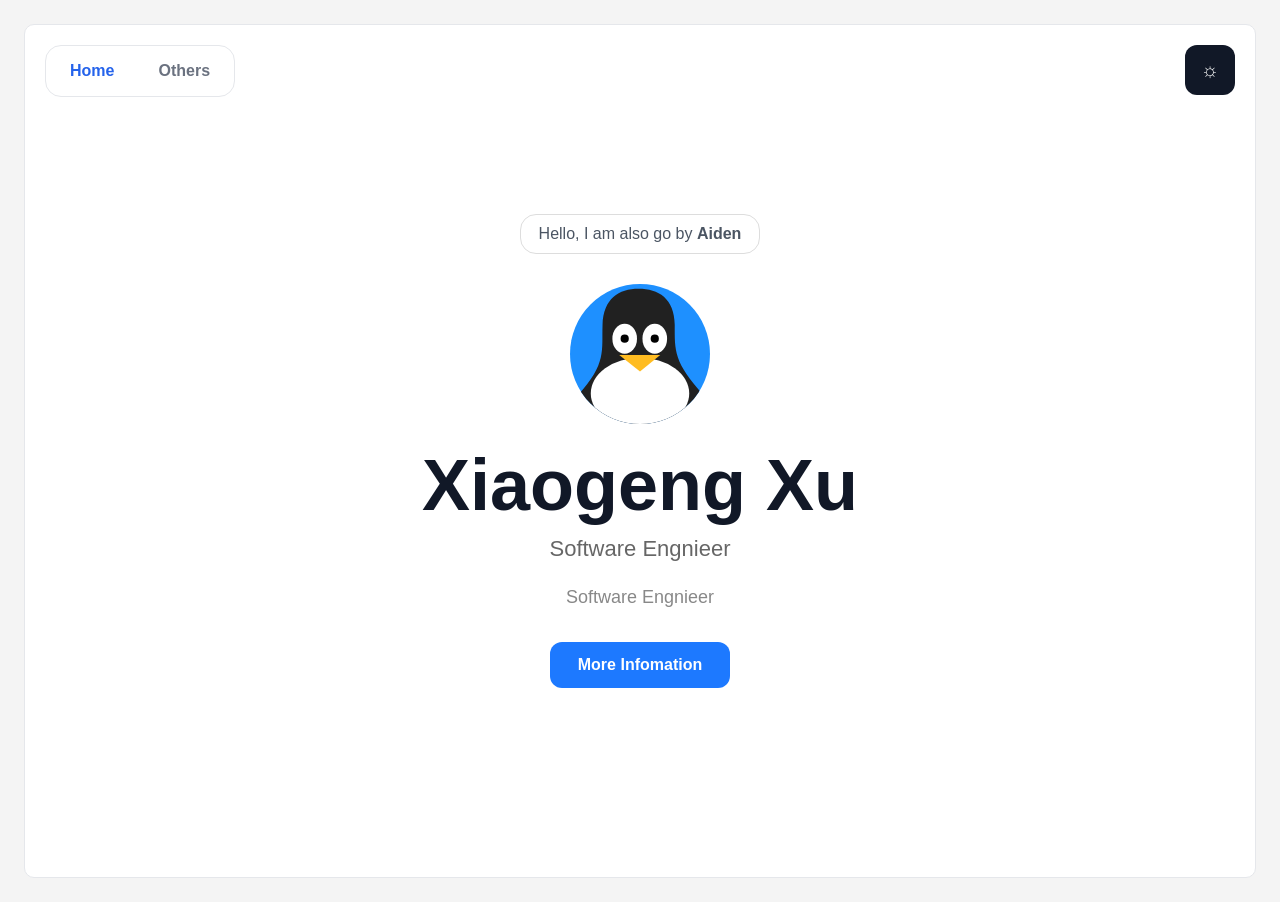
<file: index.html>
<!-- index.html -->
<!DOCTYPE html>
<html lang="en">
<head>
  <meta charset="UTF-8" />
  <meta name="viewport" content="width=device-width, initial-scale=1.0" />
  <title>Xiaogeng's Homepage</title>
  <link rel="stylesheet" href="styles.css" />
</head>
<body>
  <div class="page-shell">
    <nav class="top-navigation">
      <a href="#" class="navigation-link navigation-link--active">Home</a>
      <a href="#" class="navigation-link">Others</a>
    </nav>

    <button class="theme-toggle-button" aria-label="switch">☼</button>

    <main class="hero-section">
      <div class="hero-content">
        <div class="hero-badge">Hello, I am also go by <b>Aiden</b></div>

        <div class="profile-avatar-wrapper">
          <!-- <img
            class="profile-avatar-image"
            src=""
            alt="avatar"
          /> -->
          <div class="tux-container">
        <!-- INLINE SVG -->
        <svg id="tuxSvg" viewBox="0 0 512 512">

          <!-- BLUE BACKGROUND -->
          <rect width="512" height="512" fill="#1e90ff"/>

          <!-- BODY -->
          <path fill="#212121"
            d="M 251 17 C 178 17 122 53 119 149 C 116 245 134 291 30 406 C 0 444 0 512 0 512 L 512 512 L 512 435 C 504 425 497 415 488 406 C 379 285 383 245 383 149 C 382 52 323 17 251 17 z" />

          <!-- BELLY -->
          <ellipse cx="256" cy="400" rx="180" ry="130" fill="#fff"/>

          <!-- EYES -->
          <ellipse cx="200" cy="200" rx="45" ry="55" fill="#fff"/>
          <ellipse cx="310" cy="200" rx="45" ry="55" fill="#fff"/>

          <!-- PUPILS -->
          <circle id="pupilL" cx="200" cy="200" r="15" fill="black"/>
          <circle id="pupilR" cx="310" cy="200" r="15" fill="black"/>

          <!-- BEAK -->
          <polygon points="180,260 330,260 256,320" fill="#ffbc21"/>

          <g id="sunglasses">
            <rect x="150" y="165" width="90" height="60" rx="15" fill="#000"/>
            <rect x="270" y="165" width="90" height="60" rx="15" fill="#000"/>
            <rect x="240" y="185" width="30" height="20" fill="#000"/>
          </g>
         
        </svg>
      </div>
        </div>

        <h1 class="profile-name">Xiaogeng Xu</h1>

        <p class="profile-traits">Software Engnieer</p>

        <p class="profile-description">
          Software Engnieer<br />
          
        </p>

        <a class="primary-action-button" href="#">More Infomation</a>
      </div>
    </main>
  </div>

  <script>
    const svg = document.getElementById("tuxSvg");
    const pupilL = document.getElementById("pupilL");
    const pupilR = document.getElementById("pupilR");

    const eyes = [
      { el: pupilL, baseX: 200, baseY: 200 },
      { el: pupilR, baseX: 310, baseY: 200 }
    ];

    document.addEventListener("mousemove", (e) => {
      const rect = svg.getBoundingClientRect();

      const svgX = ((e.clientX - rect.left) / rect.width) * 512;
      const svgY = ((e.clientY - rect.top) / rect.height) * 512;

      eyes.forEach(eye => {
        const dx = svgX - eye.baseX;
        const dy = svgY - eye.baseY;

        const angle = Math.atan2(dy, dx);
        const max = 10;

        const x = Math.cos(angle) * max;
        const y = Math.sin(angle) * max;

        eye.el.setAttribute("cx", eye.baseX + x);
        eye.el.setAttribute("cy", eye.baseY + y);
      });
    });

    const themeButton = document.querySelector(".theme-toggle-button");

    // check saved preference
    const savedTheme = localStorage.getItem("theme");

    if (savedTheme === "dark") {
      document.body.classList.add("dark-mode");
    } else if (savedTheme === "light") {
      document.body.classList.remove("dark-mode");
    } else {
      // fallback to system
      if (window.matchMedia('(prefers-color-scheme: dark)').matches) {
        document.body.classList.add("dark-mode");
      }
    }

    // toggle button
    themeButton.addEventListener("click", () => {
      document.body.classList.toggle("dark-mode");

      // save preference
      if (document.body.classList.contains("dark-mode")) {
        localStorage.setItem("theme", "dark");
      } else {
        localStorage.setItem("theme", "light");
      }
    });
</script>

</body>
</html>
</file>
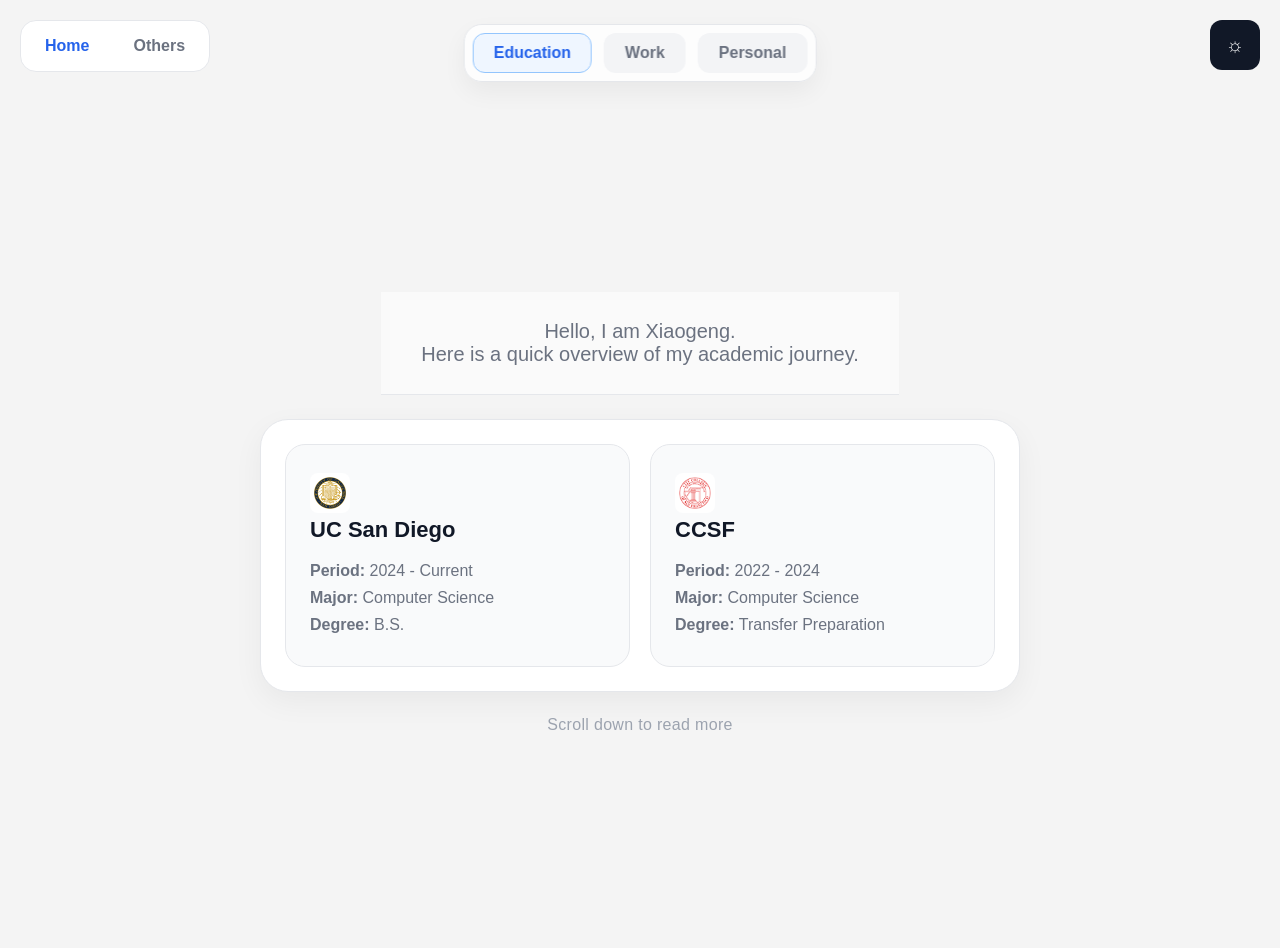
<file: education.html>
<!-- education.html -->
<!DOCTYPE html>
<html lang="en">
<head>
  <meta charset="UTF-8" />
  <meta name="viewport" content="width=device-width, initial-scale=1.0" />
  <title>Education</title>
  <link rel="stylesheet" href="styles.css" />
  <link rel="stylesheet" href="education.css" />
</head>
<body>
  <main class="education-page">
    <nav class="top-navigation">
      <a href="https://userxv2.github.io/" class="navigation-link navigation-link--active">Home</a>
      <a href="#" class="navigation-link">Others</a>
    </nav>

    <button class="theme-toggle-button" aria-label="switch">☼</button>

    <nav class="education-navigation">
      <a href="#" class="education-navigation-link education-navigation-link--active">Education</a>
      <a href="#" class="education-navigation-link">Work</a>
      <a href="#" class="education-navigation-link">Personal</a>
    </nav>

    <section class="education-overview-section">
      <div class="education-greeting">
        <p class="education-greeting-text" id="educationGreeting"></p>
      </div>
      <div class="education-overview-card" id="educationOverviewCard">
      </div>
      <p class="education-scroll-hint">Scroll down to read more</p>
    </section>

    <section class="coursework-section coursework-section--ucsd">
      <div class="coursework-layout">
        <aside class="coursework-course-list-card">
          <h2 class="coursework-school-title" id="ucsdSchoolTitle"></h2>
          <div id="ucsdCourseList"></div>
        </aside>

        <section class="coursework-course-detail-card" id="ucsdCourseDetail"></section>
        <p class="education-scroll-hint">Scroll down to read more</p>
      </div>
      
    </section>

    <section class="coursework-section coursework-section--ccsf">
      <div class="coursework-layout">
        <aside class="coursework-course-list-card">
          <h2 class="coursework-school-title" id="ccsfSchoolTitle"></h2>
          <div id="ccsfCourseList"></div>
        </aside>

        <section class="coursework-course-detail-card" id="ccsfCourseDetail"></section>
      </div>
    </section>
  </main>

  <script src="education.js"></script>
</body>
</html>
</file>
<file: styles.css>
/* styles.css */
* {
  box-sizing: border-box;
  margin: 0;
  padding: 0;
}

body {
  font-family: -apple-system, BlinkMacSystemFont, "Segoe UI", Roboto, sans-serif;
  background: #f4f4f4;
  min-height: 100vh;
  padding: 24px;
}

.page-shell {
  position: relative;
  min-height: calc(100vh - 48px);
  background: #ffffff;
  border: 1px solid #e5e7eb;
  border-radius: 10px;
}

.top-navigation {
  position: absolute;
  top: 20px;
  left: 20px;
  display: inline-flex;
  align-items: center;
  gap: 8px;
  padding: 6px;
  background: #ffffff;
  border: 1px solid #e5e7eb;
  border-radius: 16px;
}

.navigation-link {
  text-decoration: none;
  padding: 10px 18px;
  /* border: 1px solid transparent; */
  border-radius: 12px;
  color: #6b7280;
  /* background: #f3f4f6; */
  font-weight: 600;
  transition: background-color 0.25s ease, color 0.25s ease, border-color 0.25s ease, transform 0.25s ease;
}

.navigation-link--active {
  color: #2563eb;
  /* background: #eff6ff; */
  border-color: #bfdbfe;
}

.top-navigation:hover .navigation-link {
  color: #6b7280;
  /* background: #f3f4f6; */
  background: #ffffff;
  /* border-color: transparent; */
}

.top-navigation .navigation-link:hover {
  color: #2563eb;
  background: #eff6ff;
  border-color: #93c5fd;
  transform: translateY(-1px);
}

.theme-toggle-button {
  position: absolute;
  top: 20px;
  right: 20px;
  width: 50px;
  height: 50px;
  border-radius: 12px;
  border: none;
  background: #111827;
  color: #fefefe;
  font-size: 20px;
  cursor: pointer;
}

.hero-section {
  min-height: calc(100vh - 48px);
  display: flex;
  justify-content: center;
  align-items: center;
  text-align: center;
  padding: 80px 20px;
}

.hero-content {
  max-width: 600px;
}

.hero-badge {
  display: inline-block;
  margin-bottom: 30px;
  padding: 10px 18px;
  border: 1px solid #dddddd;
  border-radius: 16px;
  color: #4b5563;
  background: #ffffff;
}

.profile-avatar-wrapper {
  width: 140px;
  height: 140px;
  border-radius: 50%;
  overflow: hidden;
  margin: 0 auto 20px;
}

.profile-avatar-image {
  width: 100%;
  height: 100%;
  object-fit: cover;
}

.profile-name {
  font-size: 72px;
  margin-bottom: 10px;
  color: #111827;
}

.profile-traits {
  font-size: 22px;
  color: #666666;
  margin-bottom: 20px;
}

.profile-description {
  font-size: 18px;
  line-height: 1.7;
  color: #888888;
  margin-bottom: 30px;
}

.primary-action-button {
  display: inline-block;
  background: #1d79ff;
  color: #ffffff;
  padding: 14px 28px;
  border-radius: 12px;
  text-decoration: none;
  font-weight: 600;
  transition: transform 0.25s ease, box-shadow 0.25s ease;
}

.primary-action-button:hover {
  transform: translateY(-1px);
  box-shadow: 0 10px 20px rgba(29, 121, 255, 0.22);
}

/* =========================
   MATRIX DARK MODE THEME
   ========================= */

body.dark-mode {
  background:
    radial-gradient(circle at top, rgba(0, 255, 120, 0.08), transparent 35%),
    linear-gradient(180deg, #020402 0%, #000000 100%);
  color: #b6ffb6;
}

body.dark-mode .page-shell {
  background:
    linear-gradient(180deg, rgba(0, 20, 0, 0.92), rgba(0, 8, 0, 0.98));
  border: 1px solid #14532d;
  box-shadow:
    0 0 0 1px rgba(34, 197, 94, 0.15),
    0 0 30px rgba(34, 197, 94, 0.08),
    inset 0 0 40px rgba(0, 255, 102, 0.03);
}

body.dark-mode .top-navigation {
  background: rgba(0, 15, 0, 0.88);
  border: 1px solid #166534;
  box-shadow: 0 0 18px rgba(34, 197, 94, 0.12);
  backdrop-filter: blur(8px);
}

body.dark-mode .navigation-link {
  color: #86efac;
}

body.dark-mode .navigation-link--active {
  color: #dcfce7;
  background: rgba(34, 197, 94, 0.14);
  border-color: #22c55e;
  text-shadow: 0 0 8px rgba(34, 197, 94, 0.55);
}

body.dark-mode .top-navigation:hover .navigation-link {
  color: #86efac;
  background: transparent;
}

body.dark-mode .top-navigation .navigation-link:hover {
  color: #dcfce7;
  background: rgba(34, 197, 94, 0.14);
  border-color: #22c55e;
  box-shadow: 0 0 14px rgba(34, 197, 94, 0.18);
}

body.dark-mode .theme-toggle-button {
  background: #031306;
  color: #7cff7c;
  border: 1px solid #22c55e;
  box-shadow:
    0 0 12px rgba(34, 197, 94, 0.25),
    inset 0 0 10px rgba(34, 197, 94, 0.08);
}

body.dark-mode .theme-toggle-button:hover {
  box-shadow:
    0 0 20px rgba(34, 197, 94, 0.35),
    inset 0 0 14px rgba(34, 197, 94, 0.12);
}

body.dark-mode .hero-badge {
  background: rgba(0, 20, 0, 0.82);
  color: #bbf7d0;
  border: 1px solid #15803d;
  box-shadow: 0 0 14px rgba(34, 197, 94, 0.12);
}

body.dark-mode .profile-avatar-wrapper {
  box-shadow:
    0 0 0 2px rgba(34, 197, 94, 0.25),
    0 0 24px rgba(34, 197, 94, 0.2);
}

body.dark-mode .profile-name {
  color: #d9ffe0;
  text-shadow:
    0 0 8px rgba(34, 197, 94, 0.35),
    0 0 22px rgba(34, 197, 94, 0.18);
}

body.dark-mode .profile-traits {
  color: #86efac;
}

body.dark-mode .profile-description {
  color: #9fefb0;
}

body.dark-mode .primary-action-button {
  background: linear-gradient(180deg, #14532d 0%, #0b3b1d 100%);
  color: #eaffea;
  border: 1px solid #22c55e;
  box-shadow:
    0 0 16px rgba(34, 197, 94, 0.18),
    inset 0 0 10px rgba(34, 197, 94, 0.08);
}

body.dark-mode .primary-action-button:hover {
  transform: translateY(-1px);
  box-shadow:
    0 0 24px rgba(34, 197, 94, 0.28),
    inset 0 0 12px rgba(34, 197, 94, 0.12);
}

/* Optional: subtle Matrix glow on text */
body.dark-mode .hero-badge,
body.dark-mode .profile-traits,
body.dark-mode .profile-description,
body.dark-mode .navigation-link {
  text-shadow: 0 0 6px rgba(34, 197, 94, 0.18);
}

/* Optional: faint digital scanline effect */
body.dark-mode::before {
  content: "";
  position: fixed;
  inset: 0;
  pointer-events: none;
  background:
    repeating-linear-gradient(
      to bottom,
      rgba(0, 255, 70, 0.035) 0px,
      rgba(0, 255, 70, 0.035) 1px,
      transparent 2px,
      transparent 4px
    );
  opacity: 0.18;
  z-index: 9999;
}

/* Avatar background becomes Matrix green */
body.dark-mode #tuxSvg rect {
  fill: #001a00; /* deep green background */
}

/* Optional glow effect */
body.dark-mode #tuxSvg {
  filter: drop-shadow(0 0 20px rgba(0, 255, 100, 0.4));
}

/* show sunglasses in dark mode */
body.dark-mode #sunglasses {
  display: block;
}

/* hidden in light mode */
#sunglasses {
  display: none;
}

/* show in dark mode */
body.dark-mode #sunglasses {
  display: inline;
}

/* optional matrix styling */
body.dark-mode #sunglasses rect {
  fill: #001a00;
  stroke: #22c55e;
  stroke-width: 2;
  opacity: 0.8;
  filter: drop-shadow(0 0 8px rgba(0, 255, 100, 0.7));
}
</file>
<file: education.css>
/* education.css */

html {
  scroll-behavior: smooth;
}

body {
  margin: 0;
  background: #f4f4f4;
  color: #111827;
}

.education-page {
  height: 100vh;
  overflow-y: auto;
  scroll-snap-type: y mandatory;
}

/* floating nav */
.education-navigation {
  position: fixed;
  top: 24px;
  left: 50%;
  transform: translateX(-50%);
  z-index: 100;
  display: flex;
  justify-content: center;
  gap: 12px;
  padding: 8px;
  background: rgba(255, 255, 255, 0.82);
  border: 1px solid #e5e7eb;
  border-radius: 18px;
  backdrop-filter: blur(18px);
  box-shadow: 0 10px 25px rgba(0, 0, 0, 0.05);
}

.education-navigation-link {
  text-decoration: none;
  padding: 10px 20px;
  border-radius: 12px;
  border: 1px solid transparent;
  background: #f3f4f6;
  color: #6b7280;
  font-weight: 600;
  transition:
    background-color 0.25s ease,
    color 0.25s ease,
    border-color 0.25s ease,
    transform 0.25s ease;
}

.education-navigation-link:hover {
  background: #eff6ff;
  color: #2563eb;
  border-color: #93c5fd;
  transform: translateY(-1px);
}

.education-navigation-link--active {
  background: #eff6ff;
  color: #2563eb;
  border-color: #93c5fd;
}

/* every section fills one window */
.education-overview-section,
.coursework-section {
  min-height: 100vh;
  width: 100%;
  scroll-snap-align: start;
  scroll-snap-stop: always;
  display: flex;
  align-items: center;
  justify-content: center;
  padding: 110px 24px 32px;
  box-sizing: border-box;
}

/* overview */
.education-overview-section {
  flex-direction: column;
  gap: 24px;
}

.education-overview-card {
  width: min(760px, 100%);
  background: #ffffff;
  border: 1px solid #e5e7eb;
  border-radius: 28px;
  box-shadow: 0 10px 30px rgba(0, 0, 0, 0.05);
  overflow: hidden;
}

.education-record {
  padding: 56px 48px;
  text-align: center;
}

.education-record + .education-record {
  border-top: 1px solid #e5e7eb;
}

.education-school-name {
  font-size: clamp(30px, 5vw, 40px);
  line-height: 1.15;
  margin: 0 0 18px;
  font-weight: 700;
  color: #111827;
}

.education-school-description {
  font-size: clamp(18px, 2.4vw, 22px);
  line-height: 1.8;
  color: #6b7280;
  margin: 0;
}

.education-scroll-hint {
  margin: 0;
  font-size: 16px;
  color: #9ca3af;
  letter-spacing: 0.02em;
  animation: floatHint 1.6s ease-in-out infinite;
}

@keyframes floatHint {
  0% { transform: translateY(0); }
  50% { transform: translateY(6px); }
  100% { transform: translateY(0); }
}

/* coursework shared layout */
.coursework-layout {
  width: min(1120px, 100%);
  display: grid;
  grid-template-columns: 320px 1fr;
  gap: 28px;
}

/* UCSD theme */
.coursework-section--ucsd {
  background: linear-gradient(180deg, #f6f8fc 0%, #eef5ff 100%);
}

.coursework-section--ucsd .coursework-course-list-card,
.coursework-section--ucsd .coursework-course-detail-card {
  background: #ffffff;
  border: 1px solid #d9e2f2;
  box-shadow: 0 14px 32px rgba(12, 78, 163, 0.08);
}

.coursework-section--ucsd .coursework-school-title,
.coursework-section--ucsd .coursework-course-name {
  color: #0f172a;
}

.coursework-section--ucsd .coursework-course-code {
  color: #0c4ea3;
}

.coursework-section--ucsd .coursework-course-description {
  color: #475569;
}

.coursework-section--ucsd .coursework-course-button {
  background: #fff8db;
  color: #5b6472;
  border: 1px solid transparent;
}

.coursework-section--ucsd .coursework-course-button:hover,
.coursework-section--ucsd .coursework-course-button--active {
  background: #eef5ff;
  color: #0c4ea3;
  border-color: #9ec5ff;
}

/* CCSF theme */
.coursework-section--ccsf {
  background: linear-gradient(180deg, #f7f4f4 0%, #ececec 100%);
}

.coursework-section--ccsf .coursework-course-list-card,
.coursework-section--ccsf .coursework-course-detail-card {
  background: #ffffff;
  border: 1px solid #d8caca;
  box-shadow: 0 14px 32px rgba(120, 0, 0, 0.09);
}

.coursework-section--ccsf .coursework-school-title,
.coursework-section--ccsf .coursework-course-name {
  color: #111111;
}

.coursework-section--ccsf .coursework-course-code {
  color: #b91c1c;
}

.coursework-section--ccsf .coursework-course-description {
  color: #4b5563;
}

.coursework-section--ccsf .coursework-course-button {
  background: #f5f5f5;
  color: #555555;
  border: 1px solid transparent;
}

.coursework-section--ccsf .coursework-course-button:hover,
.coursework-section--ccsf .coursework-course-button--active {
  background: #fff1f1;
  color: #b91c1c;
  border-color: #f1aaaa;
}

/* cards */
.coursework-course-list-card,
.coursework-course-detail-card {
  border-radius: 24px;
}

.coursework-course-list-card {
  padding: 28px 20px;
}

.coursework-school-title {
  font-size: 28px;
  font-weight: 700;
  margin: 0 0 16px;
}

.coursework-course-list {
  display: flex;
  flex-direction: column;
  gap: 12px;
}

.coursework-course-button {
  width: 100%;
  text-align: left;
  border-radius: 16px;
  padding: 16px 18px;
  font-size: 15px;
  font-weight: 600;
  cursor: pointer;
  transition:
    background-color 0.25s ease,
    color 0.25s ease,
    border-color 0.25s ease,
    transform 0.25s ease;
}

.coursework-course-button:hover {
  transform: translateY(-1px);
}

.coursework-course-detail-card {
  padding: 34px;
  display: flex;
  align-items: center;
}

.coursework-course-code {
  font-size: 14px;
  font-weight: 700;
  letter-spacing: 0.08em;
  text-transform: uppercase;
  margin-bottom: 10px;
}

.coursework-course-name {
  /* font-size: clamp(28px, 4vw, 40px); */
  font-size: 14px;
  line-height: 1.15;
  margin: 0 20px 20px;
}

.coursework-course-description {
  /* font-size: clamp(18px, 2vw, 22px); */
  line-height: 1.8;
  margin: 0;
}

.coursework-course-title-block {
  display:flex;
}

/* responsive */
@media (max-width: 900px) {
  .coursework-layout {
    grid-template-columns: 1fr;
  }

  .coursework-course-detail-card {
    min-height: auto;
  }
}

@media (max-width: 640px) {
  .education-page {
    scroll-snap-type: y proximity;
  }

  .education-navigation {
    top: 16px;
    width: calc(100% - 32px);
    flex-wrap: wrap;
  }

  .education-overview-section,
  .coursework-section {
    padding: 110px 16px 24px;
  }

  .education-record {
    padding: 40px 24px;
  }

  .coursework-course-detail-card {
    padding: 24px;
  }
}

.education-greeting {
  padding: 28px 40px;
  border-bottom: 1px solid #e5e7eb;
  background: #fafafa;
  text-align: center;
}

.education-greeting-text {
  font-size: clamp(16px, 2vw, 20px);
  color: #6b7280;
}

/* grid layout inside overview */
.education-overview-grid {
  display: grid;
  grid-template-columns: 1fr 1fr;
  gap: 20px;
  padding: 24px;
}

/* individual school card */
.education-school-card {
  background: #f9fafb;
  border: 1px solid #e5e7eb;
  border-radius: 20px;
  padding: 28px 24px;
  transition: transform 0.25s ease, box-shadow 0.25s ease;
}

/* hover effect (Apple-style subtle lift) */
.education-school-card:hover {
  transform: translateY(-3px);
  box-shadow: 0 12px 24px rgba(0,0,0,0.06);
}

.education-school-card-name {
  font-size: 22px;
  font-weight: 700;
  margin-bottom: 14px;
  color: #111827;
}

.education-school-card-body {
  font-size: 16px;
  line-height: 1.7;
  color: #6b7280;
}

/* responsive */
@media (max-width: 640px) {
  .education-overview-grid {
    grid-template-columns: 1fr;
  }
}

.education-school-logo {
  width: 40px;
  height: 40px;

  /* keep aspect ratio */
  object-fit: contain;

  /* prevent stretching weird logos */
  max-width: 100%;
  max-height: 100%;

  /* optional: make them visually balanced */
  padding: 4px;

  /* optional: subtle background for contrast */
  background: #ffffff;
  border-radius: 8px;
}


/* LEFT: department buttons */
.coursework-department-button {
  width: 100%;
  text-align: left;
  padding: 14px 16px;
  border-radius: 14px;
  border: 1px solid transparent;
  background: #f3f4f6;
  color: #6b7280;
  font-weight: 600;
  cursor: pointer;
  margin-bottom: 10px;
  transition: all 0.25s ease;
}

.coursework-department-button:hover {
  background: #eff6ff;
  color: #2563eb;
  border-color: #93c5fd;
}

.coursework-department-button--active {
  background: #eff6ff;
  color: #2563eb;
  border-color: #93c5fd;
}

/* RIGHT: course blocks */
.coursework-course-block {
  margin-bottom: 28px;
  padding-bottom: 20px;
  border-bottom: 1px solid #e5e7eb;
}

.coursework-course-block:last-child {
  border-bottom: none;
}

.coursework-course-list-card {
  height: 500px;        /* adjust as needed */
  overflow-y: auto;     /* enable vertical scrolling */
  display: flex;
  flex-direction: column;
  text-align: left;


}

.coursework-course-list-card::-webkit-scrollbar {
  width: 6px;
}

.coursework-course-list-card::-webkit-scrollbar-thumb {
  background: rgba(0, 0, 0, 0.25);
  border-radius: 10px;
}

.coursework-course-detail-card {
  height: 500px;
  overflow-y: auto;     /* enable vertical scrolling */
  display: flex;
  flex-direction: column;
  text-align: left;
}

.coursework-course-detail-card::-webkit-scrollbar {
  width: 6px;
}

.coursework-course-detail-card::-webkit-scrollbar-thumb {
  background: rgba(0, 0, 0, 0.25);
  border-radius: 10px;
}
</file>
